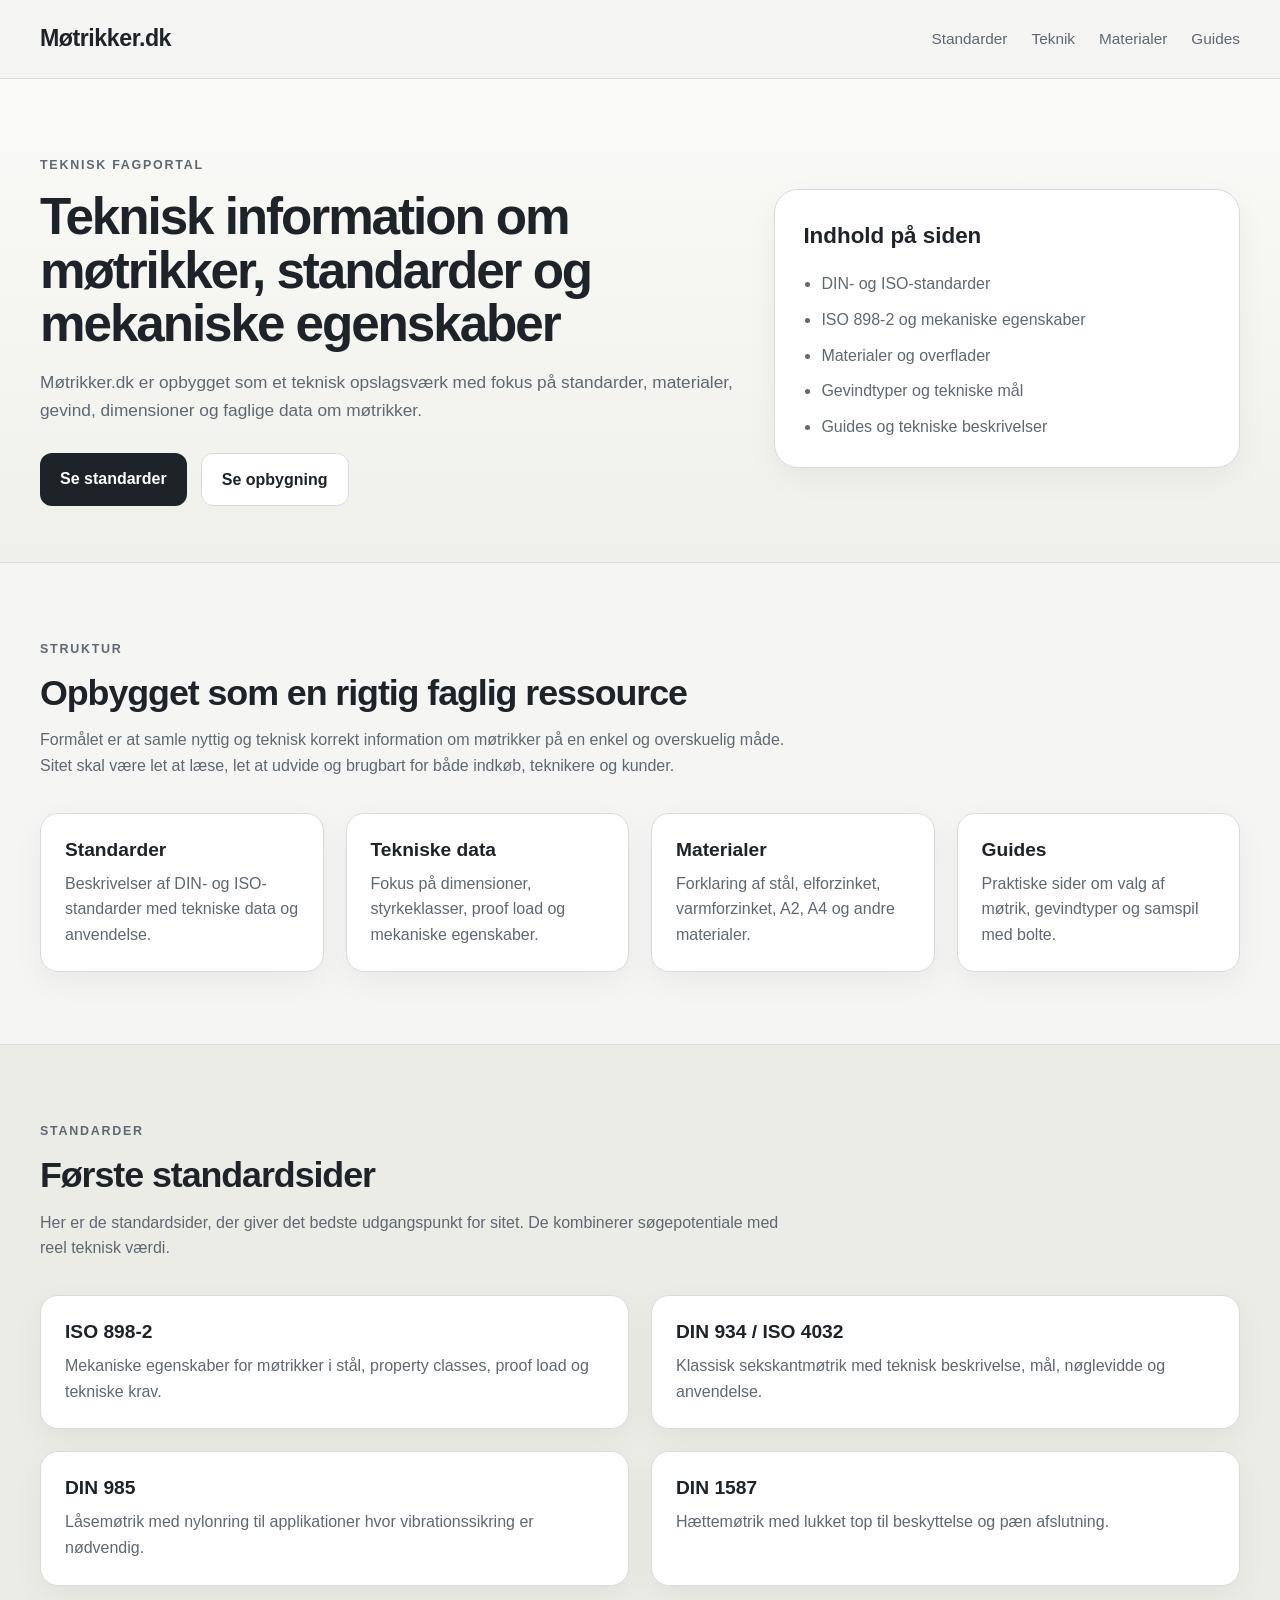
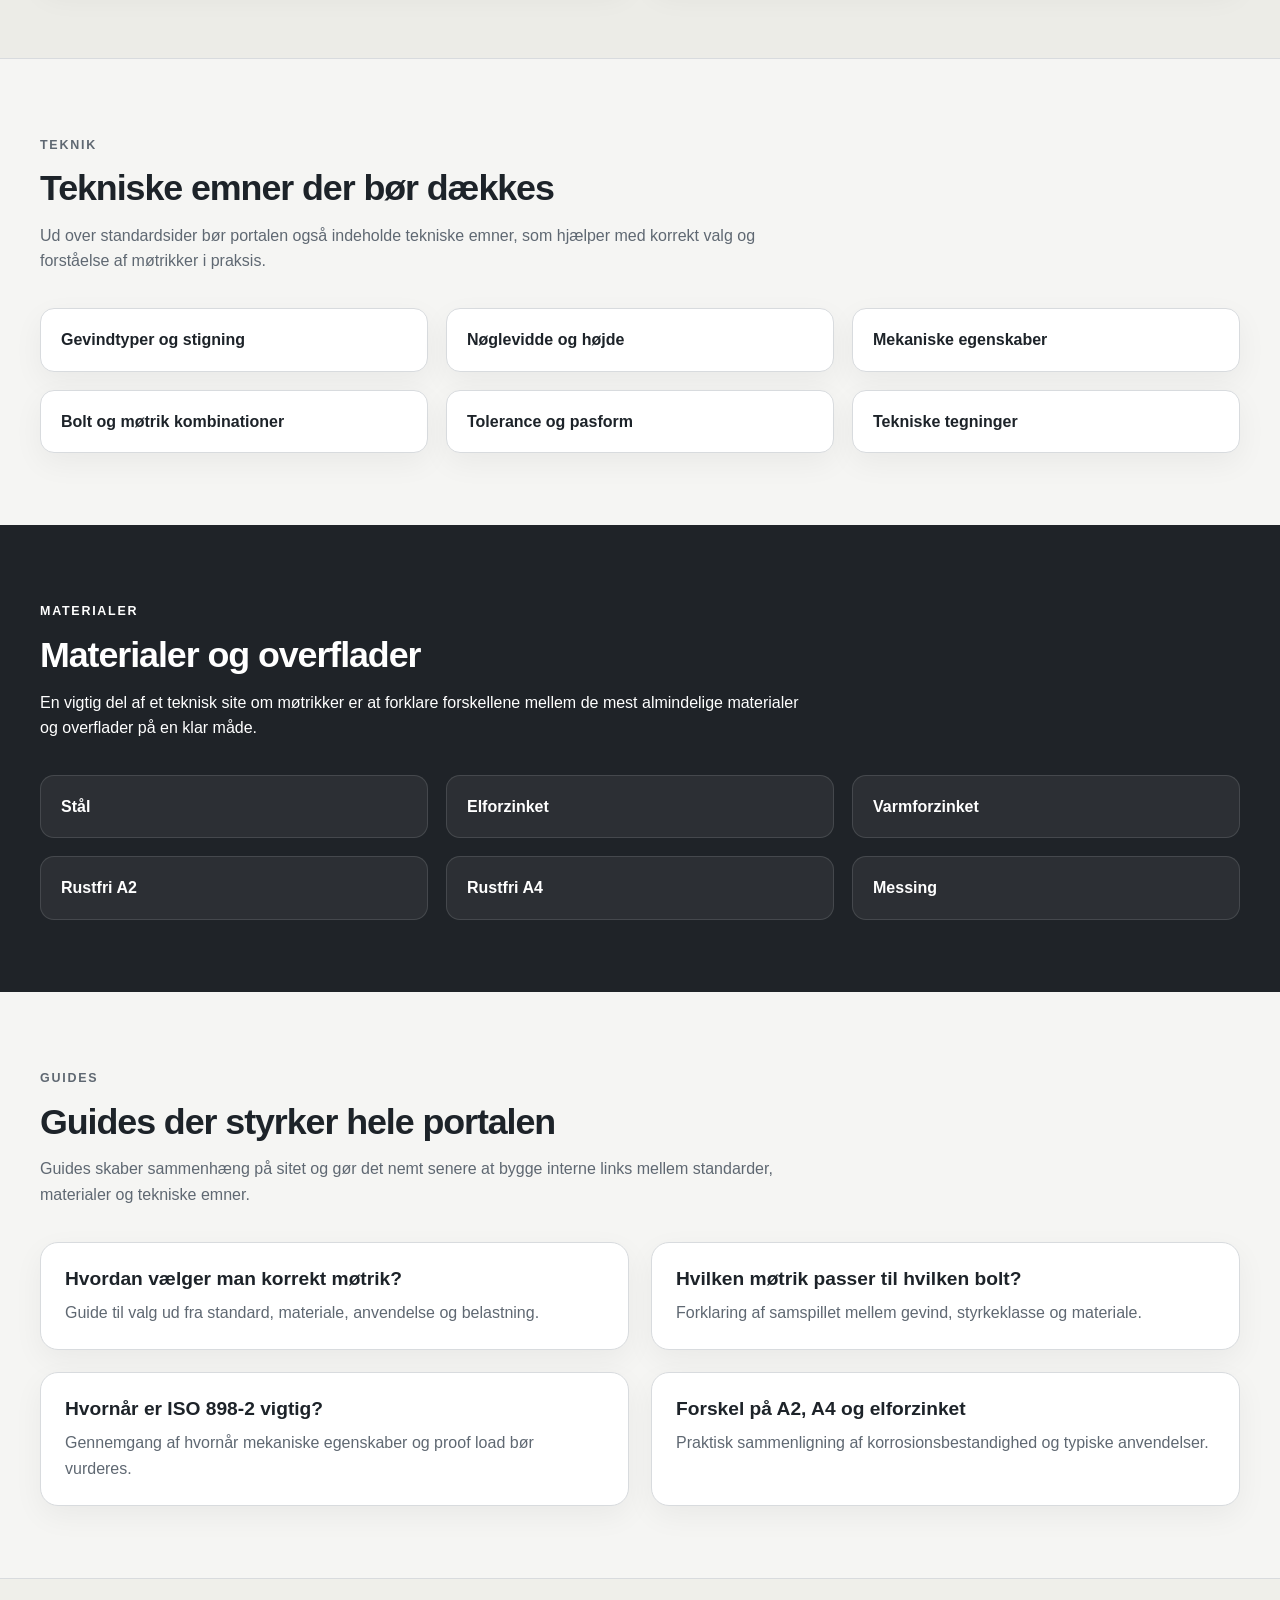
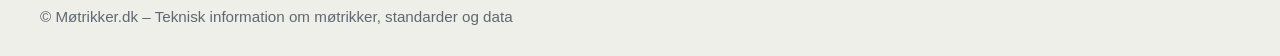
<file: index.html>
<!DOCTYPE html>
<html lang="da">
<head>
    <meta charset="UTF-8">
    <meta name="viewport" content="width=device-width, initial-scale=1.0">
    <title>Møtrikker.dk | Teknisk information om møtrikker, standarder og data</title>
    <meta name="description" content="Teknisk information om møtrikker, standarder, materialer, gevind og mekaniske egenskaber. Faglig viden om DIN, ISO og tekniske data.">
    <link rel="stylesheet" href="styles.css">
</head>
<body>
    <header class="site-header">
        <div class="container header-inner">
            <a href="index.html" class="logo">Møtrikker.dk</a>

            <nav class="main-nav">
                <a href="#standarder">Standarder</a>
                <a href="#teknik">Teknik</a>
                <a href="#materialer">Materialer</a>
                <a href="#guides">Guides</a>
            </nav>
        </div>
    </header>

    <main>
        <section class="hero">
            <div class="container hero-grid">
                <div class="hero-content">
                    <span class="eyebrow">Teknisk fagportal</span>
                    <h1>Teknisk information om møtrikker, standarder og mekaniske egenskaber</h1>
                    <p class="lead">
                        Møtrikker.dk er opbygget som et teknisk opslagsværk med fokus på standarder,
                        materialer, gevind, dimensioner og faglige data om møtrikker.
                    </p>

                    <div class="hero-actions">
                        <a class="btn btn-primary" href="#standarder">Se standarder</a>
                        <a class="btn btn-secondary" href="#struktur">Se opbygning</a>
                    </div>
                </div>

                <div class="hero-card">
                    <div class="info-panel">
                        <h2>Indhold på siden</h2>
                        <ul class="check-list">
                            <li>DIN- og ISO-standarder</li>
                            <li>ISO 898-2 og mekaniske egenskaber</li>
                            <li>Materialer og overflader</li>
                            <li>Gevindtyper og tekniske mål</li>
                            <li>Guides og tekniske beskrivelser</li>
                        </ul>
                    </div>
                </div>
            </div>
        </section>

        <section id="struktur" class="section">
            <div class="container">
                <div class="section-heading">
                    <span class="section-label">Struktur</span>
                    <h2>Opbygget som en rigtig faglig ressource</h2>
                    <p>
                        Formålet er at samle nyttig og teknisk korrekt information om møtrikker
                        på en enkel og overskuelig måde. Sitet skal være let at læse, let at udvide
                        og brugbart for både indkøb, teknikere og kunder.
                    </p>
                </div>

                <div class="card-grid four-col">
                    <article class="card">
                        <h3>Standarder</h3>
                        <p>Beskrivelser af DIN- og ISO-standarder med tekniske data og anvendelse.</p>
                    </article>

                    <article class="card">
                        <h3>Tekniske data</h3>
                        <p>Fokus på dimensioner, styrkeklasser, proof load og mekaniske egenskaber.</p>
                    </article>

                    <article class="card">
                        <h3>Materialer</h3>
                        <p>Forklaring af stål, elforzinket, varmforzinket, A2, A4 og andre materialer.</p>
                    </article>

                    <article class="card">
                        <h3>Guides</h3>
                        <p>Praktiske sider om valg af møtrik, gevindtyper og samspil med bolte.</p>
                    </article>
                </div>
            </div>
        </section>

        <section id="standarder" class="section section-alt">
            <div class="container">
                <div class="section-heading">
                    <span class="section-label">Standarder</span>
                    <h2>Første standardsider</h2>
                    <p>
                        Her er de standardsider, der giver det bedste udgangspunkt for sitet.
                        De kombinerer søgepotentiale med reel teknisk værdi.
                    </p>
                </div>

                <div class="card-grid two-col">
                    <article class="card">
                        <h3><a href="standarder/iso-898-2.html">ISO 898-2</a></h3>
                        <p>Mekaniske egenskaber for møtrikker i stål, property classes, proof load og tekniske krav.</p>
                    </article>

                    <article class="card">
                        <h3><a href="standarder/din-934.html">DIN 934 / ISO 4032</a></h3>
                        <p>Klassisk sekskantmøtrik med teknisk beskrivelse, mål, nøglevidde og anvendelse.</p>
                    </article>

                    <article class="card">
                        <h3>DIN 985</h3>
                        <p>Låsemøtrik med nylonring til applikationer hvor vibrationssikring er nødvendig.</p>
                    </article>

                    <article class="card">
                        <h3>DIN 1587</h3>
                        <p>Hættemøtrik med lukket top til beskyttelse og pæn afslutning.</p>
                    </article>
                </div>
            </div>
        </section>

        <section id="teknik" class="section">
            <div class="container">
                <div class="section-heading">
                    <span class="section-label">Teknik</span>
                    <h2>Tekniske emner der bør dækkes</h2>
                    <p>
                        Ud over standardsider bør portalen også indeholde tekniske emner, som hjælper
                        med korrekt valg og forståelse af møtrikker i praksis.
                    </p>
                </div>

                <div class="topics-grid">
                    <div class="topic-box">Gevindtyper og stigning</div>
                    <div class="topic-box">Nøglevidde og højde</div>
                    <div class="topic-box">Mekaniske egenskaber</div>
                    <div class="topic-box">Bolt og møtrik kombinationer</div>
                    <div class="topic-box">Tolerance og pasform</div>
                    <div class="topic-box">Tekniske tegninger</div>
                </div>
            </div>
        </section>

        <section id="materialer" class="section section-dark">
            <div class="container">
                <div class="section-heading section-heading-light">
                    <span class="section-label">Materialer</span>
                    <h2>Materialer og overflader</h2>
                    <p>
                        En vigtig del af et teknisk site om møtrikker er at forklare forskellene
                        mellem de mest almindelige materialer og overflader på en klar måde.
                    </p>
                </div>

                <div class="topics-grid dark-grid">
                    <div class="topic-box dark-box">Stål</div>
                    <div class="topic-box dark-box">Elforzinket</div>
                    <div class="topic-box dark-box">Varmforzinket</div>
                    <div class="topic-box dark-box">Rustfri A2</div>
                    <div class="topic-box dark-box">Rustfri A4</div>
                    <div class="topic-box dark-box">Messing</div>
                </div>
            </div>
        </section>

        <section id="guides" class="section">
            <div class="container">
                <div class="section-heading">
                    <span class="section-label">Guides</span>
                    <h2>Guides der styrker hele portalen</h2>
                    <p>
                        Guides skaber sammenhæng på sitet og gør det nemt senere at bygge interne links
                        mellem standarder, materialer og tekniske emner.
                    </p>
                </div>

                <div class="card-grid two-col">
                    <article class="card">
                        <h3>Hvordan vælger man korrekt møtrik?</h3>
                        <p>Guide til valg ud fra standard, materiale, anvendelse og belastning.</p>
                    </article>

                    <article class="card">
                        <h3>Hvilken møtrik passer til hvilken bolt?</h3>
                        <p>Forklaring af samspillet mellem gevind, styrkeklasse og materiale.</p>
                    </article>

                    <article class="card">
                        <h3>Hvornår er ISO 898-2 vigtig?</h3>
                        <p>Gennemgang af hvornår mekaniske egenskaber og proof load bør vurderes.</p>
                    </article>

                    <article class="card">
                        <h3>Forskel på A2, A4 og elforzinket</h3>
                        <p>Praktisk sammenligning af korrosionsbestandighed og typiske anvendelser.</p>
                    </article>
                </div>
            </div>
        </section>
    </main>

    <footer class="site-footer">
        <div class="container footer-inner">
            <p>© Møtrikker.dk – Teknisk information om møtrikker, standarder og data</p>
        </div>
    </footer>
</body>
</html>
</file>
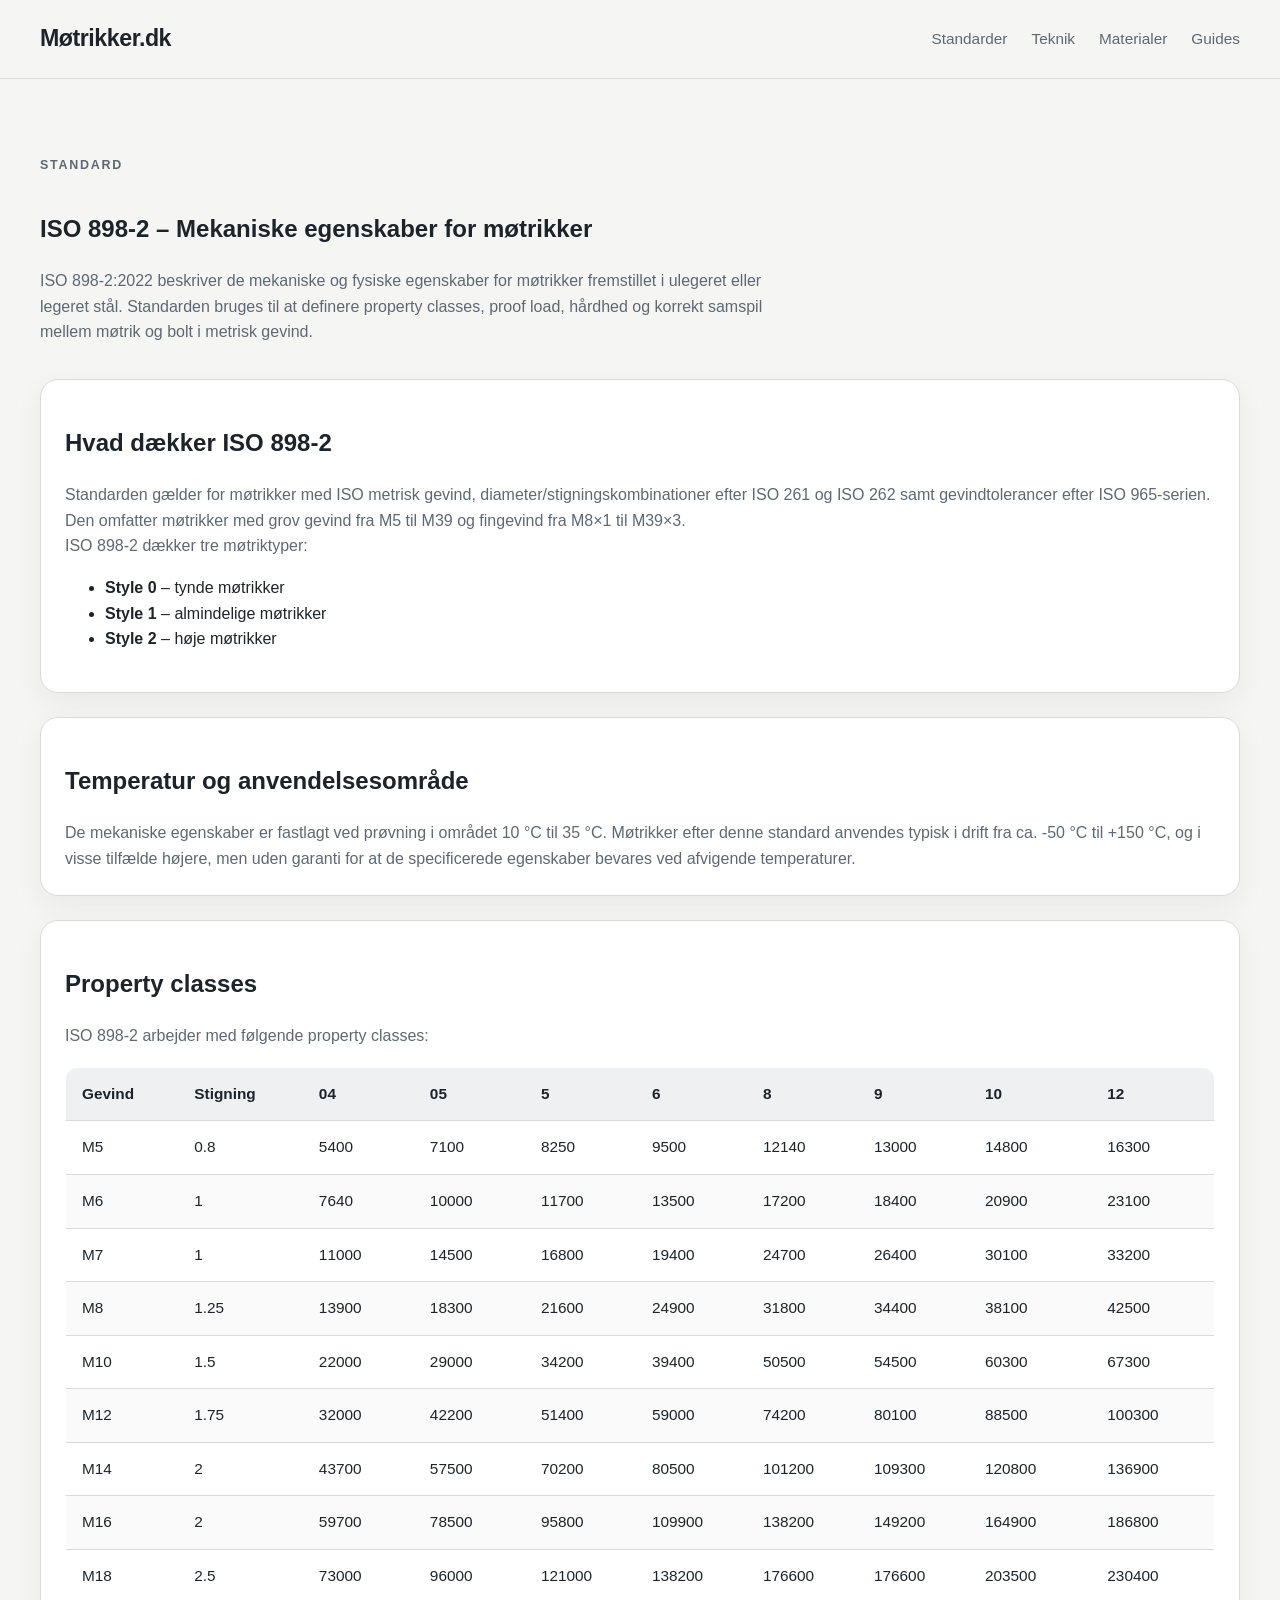
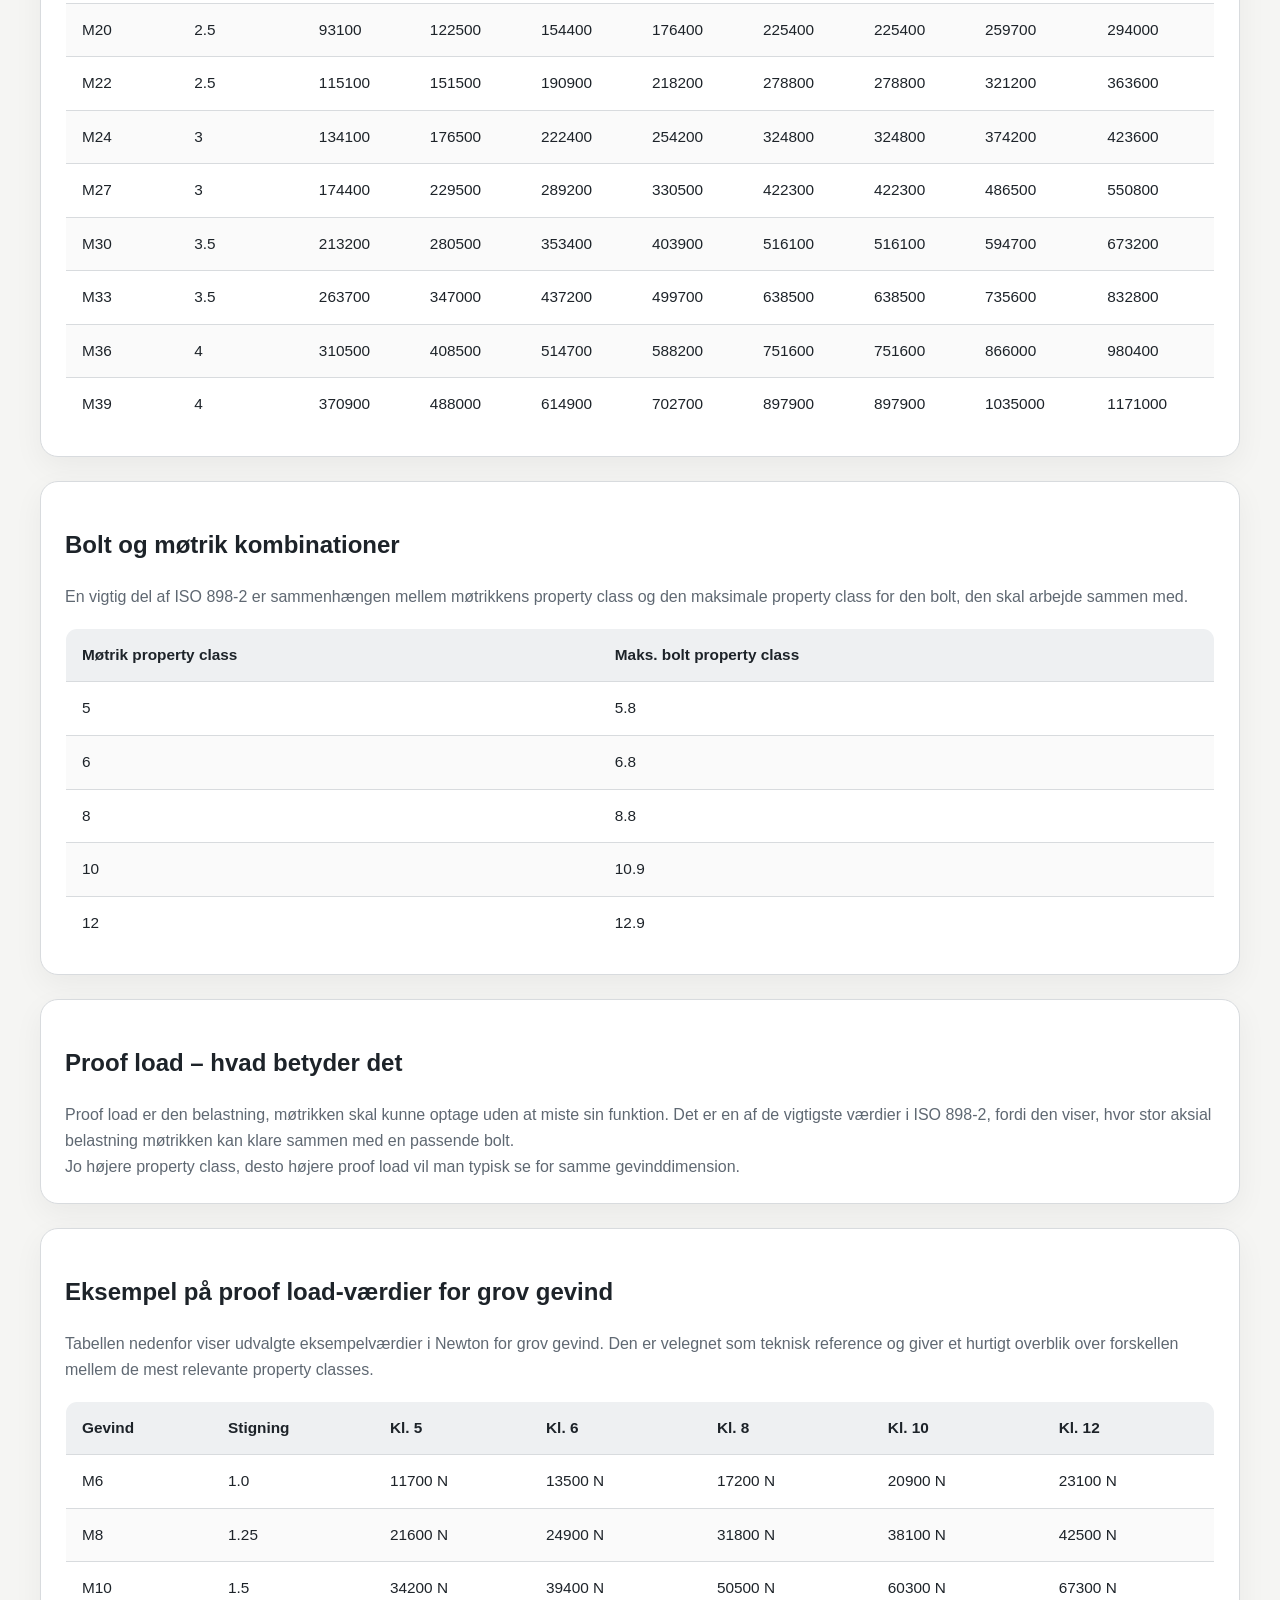
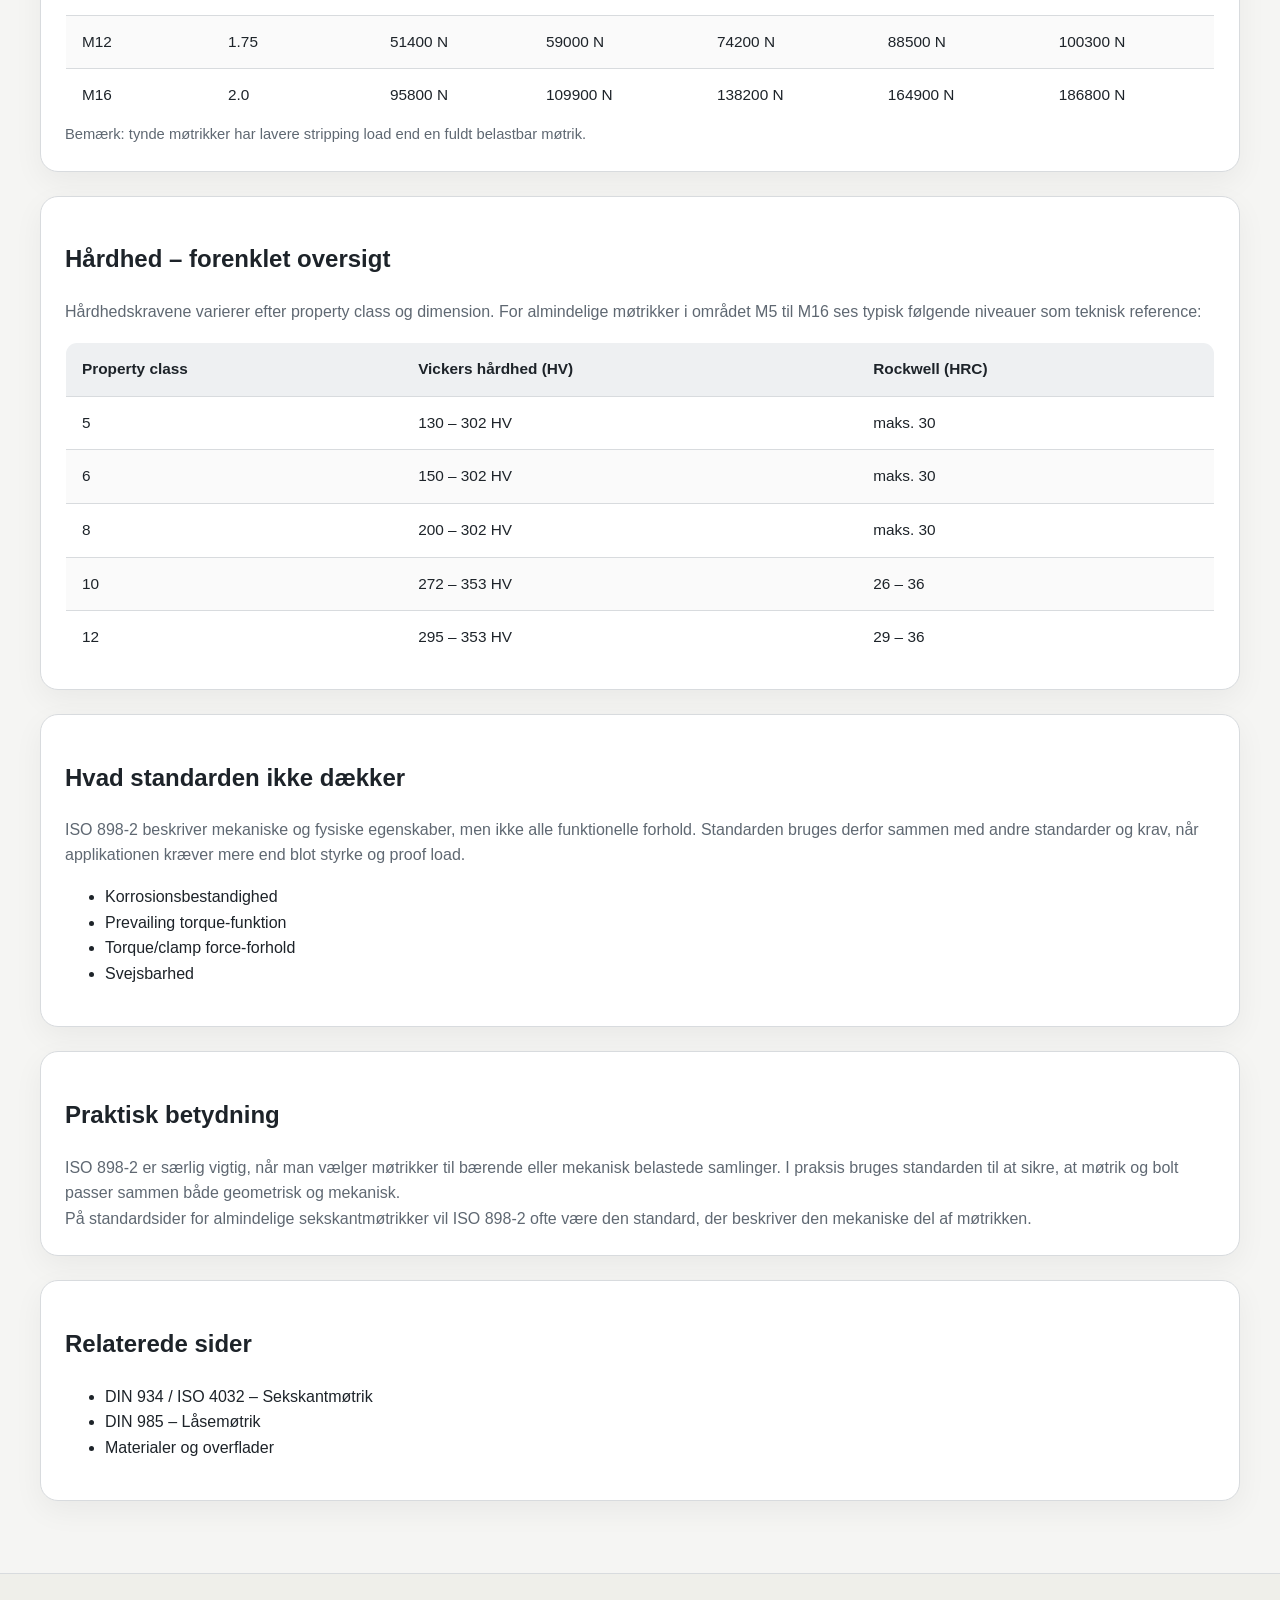
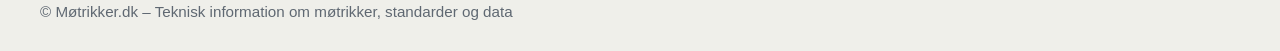
<file: standarder/iso-898-2.html>
<!DOCTYPE html>
<html lang="da">
<head>
    <meta charset="UTF-8">
    <meta name="viewport" content="width=device-width, initial-scale=1.0">
    <title>ISO 898-2 | Mekaniske egenskaber for møtrikker</title>
    <meta name="description" content="ISO 898-2 beskriver mekaniske og fysiske egenskaber for møtrikker i stål, herunder property classes, proof load, hårdhed og bolt/møtrik kombinationer.">
    <link rel="stylesheet" href="../styles.css">
</head>
<body>

<header class="site-header">
    <div class="container header-inner">
        <a href="../index.html" class="logo">Møtrikker.dk</a>
        <nav class="main-nav">
            <a href="../index.html#standarder">Standarder</a>
            <a href="../index.html#teknik">Teknik</a>
            <a href="../index.html#materialer">Materialer</a>
            <a href="../index.html#guides">Guides</a>
        </nav>
    </div>
</header>

<main>
    <section class="section">
        <div class="container">

            <div class="section-heading">
                <span class="section-label">Standard</span>
                <h1>ISO 898-2 – Mekaniske egenskaber for møtrikker</h1>
                <p>
                    ISO 898-2:2022 beskriver de mekaniske og fysiske egenskaber for møtrikker fremstillet
                    i ulegeret eller legeret stål. Standarden bruges til at definere property classes,
                    proof load, hårdhed og korrekt samspil mellem møtrik og bolt i metrisk gevind.
                </p>
            </div>

            <article class="card content-block">
                <h2>Hvad dækker ISO 898-2</h2>
                <p>
                    Standarden gælder for møtrikker med ISO metrisk gevind, diameter/stigningskombinationer
                    efter ISO 261 og ISO 262 samt gevindtolerancer efter ISO 965-serien.
                    Den omfatter møtrikker med grov gevind fra M5 til M39 og fingevind fra M8×1 til M39×3.
                </p>
                <p>
                    ISO 898-2 dækker tre møtriktyper:
                </p>
                <ul>
                    <li><strong>Style 0</strong> – tynde møtrikker</li>
                    <li><strong>Style 1</strong> – almindelige møtrikker</li>
                    <li><strong>Style 2</strong> – høje møtrikker</li>
                </ul>
            </article>

            <article class="card content-block">
                <h2>Temperatur og anvendelsesområde</h2>
                <p>
                    De mekaniske egenskaber er fastlagt ved prøvning i området 10 °C til 35 °C.
                    Møtrikker efter denne standard anvendes typisk i drift fra ca. -50 °C til +150 °C,
                    og i visse tilfælde højere, men uden garanti for at de specificerede egenskaber bevares
                    ved afvigende temperaturer.
                </p>
            </article>

            <article class="card content-block">
                <h2>Property classes</h2>
                <p>
                    ISO 898-2 arbejder med følgende property classes:
                </p>

              <div class="table-wrap">
<table class="data-table">
<thead>
<tr>
<th>Gevind</th>
<th>Stigning</th>
<th>04</th>
<th>05</th>
<th>5</th>
<th>6</th>
<th>8</th>
<th>9</th>
<th>10</th>
<th>12</th>
</tr>
</thead>
<tbody>
<tr><td>M5</td><td>0.8</td><td>5400</td><td>7100</td><td>8250</td><td>9500</td><td>12140</td><td>13000</td><td>14800</td><td>16300</td></tr>
<tr><td>M6</td><td>1</td><td>7640</td><td>10000</td><td>11700</td><td>13500</td><td>17200</td><td>18400</td><td>20900</td><td>23100</td></tr>
<tr><td>M7</td><td>1</td><td>11000</td><td>14500</td><td>16800</td><td>19400</td><td>24700</td><td>26400</td><td>30100</td><td>33200</td></tr>
<tr><td>M8</td><td>1.25</td><td>13900</td><td>18300</td><td>21600</td><td>24900</td><td>31800</td><td>34400</td><td>38100</td><td>42500</td></tr>
<tr><td>M10</td><td>1.5</td><td>22000</td><td>29000</td><td>34200</td><td>39400</td><td>50500</td><td>54500</td><td>60300</td><td>67300</td></tr>
<tr><td>M12</td><td>1.75</td><td>32000</td><td>42200</td><td>51400</td><td>59000</td><td>74200</td><td>80100</td><td>88500</td><td>100300</td></tr>
<tr><td>M14</td><td>2</td><td>43700</td><td>57500</td><td>70200</td><td>80500</td><td>101200</td><td>109300</td><td>120800</td><td>136900</td></tr>
<tr><td>M16</td><td>2</td><td>59700</td><td>78500</td><td>95800</td><td>109900</td><td>138200</td><td>149200</td><td>164900</td><td>186800</td></tr>
<tr><td>M18</td><td>2.5</td><td>73000</td><td>96000</td><td>121000</td><td>138200</td><td>176600</td><td>176600</td><td>203500</td><td>230400</td></tr>
<tr><td>M20</td><td>2.5</td><td>93100</td><td>122500</td><td>154400</td><td>176400</td><td>225400</td><td>225400</td><td>259700</td><td>294000</td></tr>
<tr><td>M22</td><td>2.5</td><td>115100</td><td>151500</td><td>190900</td><td>218200</td><td>278800</td><td>278800</td><td>321200</td><td>363600</td></tr>
<tr><td>M24</td><td>3</td><td>134100</td><td>176500</td><td>222400</td><td>254200</td><td>324800</td><td>324800</td><td>374200</td><td>423600</td></tr>
<tr><td>M27</td><td>3</td><td>174400</td><td>229500</td><td>289200</td><td>330500</td><td>422300</td><td>422300</td><td>486500</td><td>550800</td></tr>
<tr><td>M30</td><td>3.5</td><td>213200</td><td>280500</td><td>353400</td><td>403900</td><td>516100</td><td>516100</td><td>594700</td><td>673200</td></tr>
<tr><td>M33</td><td>3.5</td><td>263700</td><td>347000</td><td>437200</td><td>499700</td><td>638500</td><td>638500</td><td>735600</td><td>832800</td></tr>
<tr><td>M36</td><td>4</td><td>310500</td><td>408500</td><td>514700</td><td>588200</td><td>751600</td><td>751600</td><td>866000</td><td>980400</td></tr>
<tr><td>M39</td><td>4</td><td>370900</td><td>488000</td><td>614900</td><td>702700</td><td>897900</td><td>897900</td><td>1035000</td><td>1171000</td></tr>
</tbody>
</table>
</div>
            </article>

            <article class="card content-block">
                <h2>Bolt og møtrik kombinationer</h2>
                <p>
                    En vigtig del af ISO 898-2 er sammenhængen mellem møtrikkens property class
                    og den maksimale property class for den bolt, den skal arbejde sammen med.
                </p>

                <div class="table-wrap">
                    <table class="data-table">
                        <thead>
                            <tr>
                                <th>Møtrik property class</th>
                                <th>Maks. bolt property class</th>
                            </tr>
                        </thead>
                        <tbody>
                            <tr>
                                <td>5</td>
                                <td>5.8</td>
                            </tr>
                            <tr>
                                <td>6</td>
                                <td>6.8</td>
                            </tr>
                            <tr>
                                <td>8</td>
                                <td>8.8</td>
                            </tr>
                            <tr>
                                <td>10</td>
                                <td>10.9</td>
                            </tr>
                            <tr>
                                <td>12</td>
                                <td>12.9</td>
                            </tr>
                        </tbody>
                    </table>
                </div>
            </article>

            <article class="card content-block">
                <h2>Proof load – hvad betyder det</h2>
                <p>
                    Proof load er den belastning, møtrikken skal kunne optage uden at miste sin funktion.
                    Det er en af de vigtigste værdier i ISO 898-2, fordi den viser, hvor stor aksial belastning
                    møtrikken kan klare sammen med en passende bolt.
                </p>
                <p>
                    Jo højere property class, desto højere proof load vil man typisk se for samme gevinddimension.
                </p>
            </article>

            <article class="card content-block">
                <h2>Eksempel på proof load-værdier for grov gevind</h2>
                <p>
                    Tabellen nedenfor viser udvalgte eksempelværdier i Newton for grov gevind.
                    Den er velegnet som teknisk reference og giver et hurtigt overblik over forskellen
                    mellem de mest relevante property classes.
                </p>

                <div class="table-wrap">
                    <table class="data-table">
                        <thead>
                            <tr>
                                <th>Gevind</th>
                                <th>Stigning</th>
                                <th>Kl. 5</th>
                                <th>Kl. 6</th>
                                <th>Kl. 8</th>
                                <th>Kl. 10</th>
                                <th>Kl. 12</th>
                            </tr>
                        </thead>
                        <tbody>
                            <tr>
                                <td>M6</td>
                                <td>1.0</td>
                                <td>11700 N</td>
                                <td>13500 N</td>
                                <td>17200 N</td>
                                <td>20900 N</td>
                                <td>23100 N</td>
                            </tr>
                            <tr>
                                <td>M8</td>
                                <td>1.25</td>
                                <td>21600 N</td>
                                <td>24900 N</td>
                                <td>31800 N</td>
                                <td>38100 N</td>
                                <td>42500 N</td>
                            </tr>
                            <tr>
                                <td>M10</td>
                                <td>1.5</td>
                                <td>34200 N</td>
                                <td>39400 N</td>
                                <td>50500 N</td>
                                <td>60300 N</td>
                                <td>67300 N</td>
                            </tr>
                            <tr>
                                <td>M12</td>
                                <td>1.75</td>
                                <td>51400 N</td>
                                <td>59000 N</td>
                                <td>74200 N</td>
                                <td>88500 N</td>
                                <td>100300 N</td>
                            </tr>
                            <tr>
                                <td>M16</td>
                                <td>2.0</td>
                                <td>95800 N</td>
                                <td>109900 N</td>
                                <td>138200 N</td>
                                <td>164900 N</td>
                                <td>186800 N</td>
                            </tr>
                        </tbody>
                    </table>
                </div>

                <p class="table-note">
                    Bemærk: tynde møtrikker har lavere stripping load end en fuldt belastbar møtrik.
                </p>
            </article>

            <article class="card content-block">
                <h2>Hårdhed – forenklet oversigt</h2>
                <p>
                    Hårdhedskravene varierer efter property class og dimension. For almindelige møtrikker
                    i området M5 til M16 ses typisk følgende niveauer som teknisk reference:
                </p>

                <div class="table-wrap">
                    <table class="data-table">
                        <thead>
                            <tr>
                                <th>Property class</th>
                                <th>Vickers hårdhed (HV)</th>
                                <th>Rockwell (HRC)</th>
                            </tr>
                        </thead>
                        <tbody>
                            <tr>
                                <td>5</td>
                                <td>130 – 302 HV</td>
                                <td>maks. 30</td>
                            </tr>
                            <tr>
                                <td>6</td>
                                <td>150 – 302 HV</td>
                                <td>maks. 30</td>
                            </tr>
                            <tr>
                                <td>8</td>
                                <td>200 – 302 HV</td>
                                <td>maks. 30</td>
                            </tr>
                            <tr>
                                <td>10</td>
                                <td>272 – 353 HV</td>
                                <td>26 – 36</td>
                            </tr>
                            <tr>
                                <td>12</td>
                                <td>295 – 353 HV</td>
                                <td>29 – 36</td>
                            </tr>
                        </tbody>
                    </table>
                </div>
            </article>

            <article class="card content-block">
                <h2>Hvad standarden ikke dækker</h2>
                <p>
                    ISO 898-2 beskriver mekaniske og fysiske egenskaber, men ikke alle funktionelle forhold.
                    Standarden bruges derfor sammen med andre standarder og krav, når applikationen kræver mere end
                    blot styrke og proof load.
                </p>
                <ul>
                    <li>Korrosionsbestandighed</li>
                    <li>Prevailing torque-funktion</li>
                    <li>Torque/clamp force-forhold</li>
                    <li>Svejsbarhed</li>
                </ul>
            </article>

            <article class="card content-block">
                <h2>Praktisk betydning</h2>
                <p>
                    ISO 898-2 er særlig vigtig, når man vælger møtrikker til bærende eller mekanisk belastede
                    samlinger. I praksis bruges standarden til at sikre, at møtrik og bolt passer sammen både
                    geometrisk og mekanisk.
                </p>
                <p>
                    På standardsider for almindelige sekskantmøtrikker vil ISO 898-2 ofte være den standard,
                    der beskriver den mekaniske del af møtrikken.
                </p>
            </article>

            <article class="card content-block">
                <h2>Relaterede sider</h2>
                <ul>
                    <li><a href="din-934.html">DIN 934 / ISO 4032 – Sekskantmøtrik</a></li>
                    <li><a href="#">DIN 985 – Låsemøtrik</a></li>
                    <li><a href="#">Materialer og overflader</a></li>
                </ul>
            </article>

        </div>
    </section>
</main>

<footer class="site-footer">
    <div class="container footer-inner">
        <p>© Møtrikker.dk – Teknisk information om møtrikker, standarder og data</p>
    </div>
</footer>

</body>
</html>
</file>
<file: styles.css>
:root {
    --bg: #f5f5f3;
    --bg-alt: #ecece7;
    --surface: #ffffff;
    --surface-dark: #1f2328;
    --text: #1d2329;
    --text-soft: #5f6872;
    --text-light: #d9dde2;
    --line: #d8dbde;
    --primary: #1d2329;
    --accent: #3d4852;
    --shadow: 0 10px 30px rgba(0, 0, 0, 0.05);
    --radius: 18px;
    --container: 1200px;
}

*,
*::before,
*::after {
    box-sizing: border-box;
}

html {
    scroll-behavior: smooth;
}

body {
    margin: 0;
    font-family: Arial, Helvetica, sans-serif;
    background: var(--bg);
    color: var(--text);
    line-height: 1.6;
}

img {
    max-width: 100%;
    display: block;
}

a {
    color: inherit;
    text-decoration: none;
}

.container {
    width: min(var(--container), calc(100% - 40px));
    margin: 0 auto;
}

.site-header {
    position: sticky;
    top: 0;
    z-index: 100;
    background: rgba(245, 245, 243, 0.95);
    border-bottom: 1px solid var(--line);
    backdrop-filter: blur(8px);
}

.header-inner {
    display: flex;
    align-items: center;
    justify-content: space-between;
    min-height: 78px;
    gap: 24px;
}

.logo {
    font-size: 1.45rem;
    font-weight: 700;
    letter-spacing: -0.02em;
}

.main-nav {
    display: flex;
    align-items: center;
    gap: 24px;
}

.main-nav a {
    font-size: 0.96rem;
    color: var(--text-soft);
}

.main-nav a:hover {
    color: var(--text);
}

.hero {
    padding: 72px 0 56px;
    border-bottom: 1px solid var(--line);
    background: linear-gradient(to bottom, #fafaf8 0%, #f0f0eb 100%);
}

.hero-grid {
    display: grid;
    grid-template-columns: 1.2fr 0.8fr;
    gap: 36px;
    align-items: center;
}

.eyebrow,
.section-label {
    display: inline-block;
    margin-bottom: 14px;
    font-size: 0.78rem;
    font-weight: 700;
    letter-spacing: 0.14em;
    text-transform: uppercase;
    color: var(--text-soft);
}

.hero h1 {
    margin: 0 0 18px;
    font-size: clamp(2.2rem, 4vw, 4.1rem);
    line-height: 1.05;
    letter-spacing: -0.04em;
}

.lead {
    max-width: 700px;
    font-size: 1.08rem;
    color: var(--text-soft);
}

.hero-actions {
    display: flex;
    gap: 14px;
    margin-top: 28px;
    flex-wrap: wrap;
}

.btn {
    display: inline-block;
    padding: 13px 20px;
    border-radius: 12px;
    font-weight: 700;
    transition: transform 0.15s ease, opacity 0.15s ease;
}

.btn:hover {
    transform: translateY(-1px);
}

.btn-primary {
    background: var(--primary);
    color: #fff;
}

.btn-secondary {
    background: var(--surface);
    border: 1px solid var(--line);
    color: var(--text);
}

.hero-card {
    display: flex;
}

.info-panel {
    width: 100%;
    padding: 28px;
    background: var(--surface);
    border: 1px solid var(--line);
    border-radius: 24px;
    box-shadow: var(--shadow);
}

.info-panel h2 {
    margin-top: 0;
    margin-bottom: 18px;
    font-size: 1.4rem;
}

.check-list {
    margin: 0;
    padding-left: 18px;
    color: var(--text-soft);
}

.check-list li + li {
    margin-top: 10px;
}

.section {
    padding: 72px 0;
}

.section-alt {
    background: var(--bg-alt);
    border-top: 1px solid var(--line);
    border-bottom: 1px solid var(--line);
}

.section-dark {
    background: var(--surface-dark);
}

.section-heading {
    max-width: 760px;
    margin-bottom: 34px;
}

.section-heading h2 {
    margin: 0 0 14px;
    font-size: clamp(1.8rem, 2.8vw, 3rem);
    line-height: 1.1;
    letter-spacing: -0.03em;
}

.section-heading p {
    margin: 0;
    color: var(--text-soft);
    font-size: 1rem;
}

.section-heading-light h2,
.section-heading-light p,
.section-heading-light .section-label {
    color: #fff;
}

.card-grid {
    display: grid;
    gap: 22px;
}

.two-col {
    grid-template-columns: repeat(2, minmax(0, 1fr));
}

.four-col {
    grid-template-columns: repeat(4, minmax(0, 1fr));
}

.card {
    background: var(--surface);
    border: 1px solid var(--line);
    border-radius: var(--radius);
    padding: 24px;
    box-shadow: var(--shadow);
}

.card h3 {
    margin-top: 0;
    margin-bottom: 10px;
    font-size: 1.2rem;
    line-height: 1.2;
}

.card p {
    margin: 0;
    color: var(--text-soft);
}

.card a:hover {
    text-decoration: underline;
}

.topics-grid {
    display: grid;
    grid-template-columns: repeat(3, minmax(0, 1fr));
    gap: 18px;
}

.topic-box {
    background: var(--surface);
    border: 1px solid var(--line);
    border-radius: 14px;
    padding: 18px 20px;
    font-weight: 700;
    box-shadow: var(--shadow);
}

.dark-grid .dark-box {
    background: rgba(255, 255, 255, 0.06);
    border-color: rgba(255, 255, 255, 0.12);
    color: #fff;
    box-shadow: none;
}

.site-footer {
    border-top: 1px solid var(--line);
    background: #efefea;
}

.footer-inner {
    padding: 26px 0;
}

.footer-inner p {
    margin: 0;
    color: var(--text-soft);
    font-size: 0.95rem;
}

@media (max-width: 1100px) {
    .four-col {
        grid-template-columns: repeat(2, minmax(0, 1fr));
    }

    .hero-grid {
        grid-template-columns: 1fr;
    }
}

@media (max-width: 820px) {
    .main-nav {
        display: none;
    }

    .two-col,
    .topics-grid,
    .four-col {
        grid-template-columns: 1fr;
    }

    .section,
    .hero {
        padding: 56px 0;
    }

    .header-inner {
        min-height: 70px;
    }

    .container {
        width: min(var(--container), calc(100% - 28px));
    }
}
.content-block + .content-block {
    margin-top: 24px;
}

.table-wrap {
    margin-top: 18px;
    overflow-x: auto;
}

.data-table {
    width: 100%;
    border-collapse: collapse;
    min-width: 720px;
    background: #fff;
    border: 1px solid var(--line);
    border-radius: 12px;
    overflow: hidden;
}

.data-table th,
.data-table td {
    padding: 14px 16px;
    border-bottom: 1px solid var(--line);
    text-align: left;
    vertical-align: top;
    font-size: 0.96rem;
}

.data-table thead th {
    background: #eef0f2;
    font-weight: 700;
}

.data-table tbody tr:nth-child(even) {
    background: #fafafa;
}

.table-note {
    margin-top: 12px;
    font-size: 0.92rem;
    color: var(--text-soft);
}
</file>
